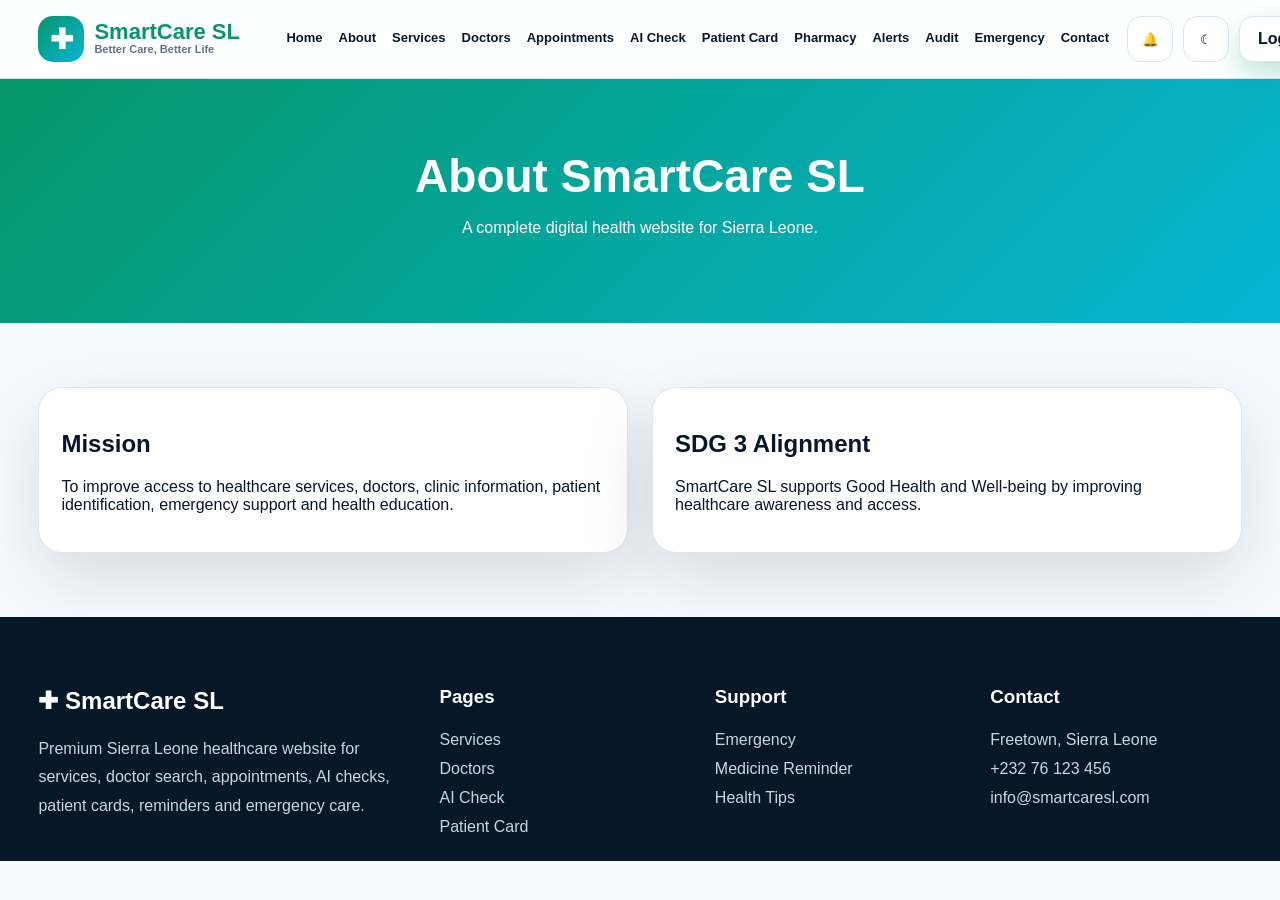
<file: about.html>
<!DOCTYPE html><html><head><meta charset="UTF-8"><meta name="viewport" content="width=device-width, initial-scale=1.0"><title>About | SmartCare SL</title><link rel="stylesheet" href="css/style.css"></head><body><nav class="nav"><div class="container"><a class="logo" href="index.html"><div class="logo-mark">✚</div><div><strong>SmartCare SL</strong><span>Better Care, Better Life</span></div></a><button class="icon-btn mobile" onclick="nav()">☰</button><div class="menu"><a href="index.html">Home</a><a href="about.html">About</a><a href="services.html">Services</a><a href="doctors.html">Doctors</a><a href="appointments.html">Appointments</a><a href="ai-check.html">AI Check</a><a href="patient-card.html">Patient Card</a><a href="pharmacy.html">Pharmacy</a><a href="alerts.html">Alerts</a><a href="audit.html">Audit</a><a href="emergency.html">Emergency</a><a href="contact.html">Contact</a></div><div class="actions"><button class="icon-btn" onclick="location.href='alerts.html'">🔔</button><button class="icon-btn" onclick="toggleDark()">☾</button><a class="btn secondary" href="login.html">Login</a><a class="btn" href="appointments.html">Register</a></div></div></nav><section class="page-hero"><h1>About SmartCare SL</h1><p>A complete digital health website for Sierra Leone.</p></section><section class="section"><div class="container form-grid"><div class="panel"><h2>Mission</h2><p>To improve access to healthcare services, doctors, clinic information, patient identification, emergency support and health education.</p></div><div class="panel"><h2>SDG 3 Alignment</h2><p>SmartCare SL supports Good Health and Well-being by improving healthcare awareness and access.</p></div></div></section><footer class="footer"><div class="container footer-grid"><div><h2>✚ SmartCare SL</h2><p>Premium Sierra Leone healthcare website for services, doctor search, appointments, AI checks, patient cards, reminders and emergency care.</p></div><div><h3>Pages</h3><a>Services</a><br><a>Doctors</a><br><a>AI Check</a><br><a>Patient Card</a></div><div><h3>Support</h3><a>Emergency</a><br><a>Medicine Reminder</a><br><a>Health Tips</a></div><div><h3>Contact</h3><p>Freetown, Sierra Leone<br>+232 76 123 456<br>info@smartcaresl.com</p></div></div></footer><div id="modal" class="modal hidden"></div><script src="js/app.js"></script></body></html>
</file>
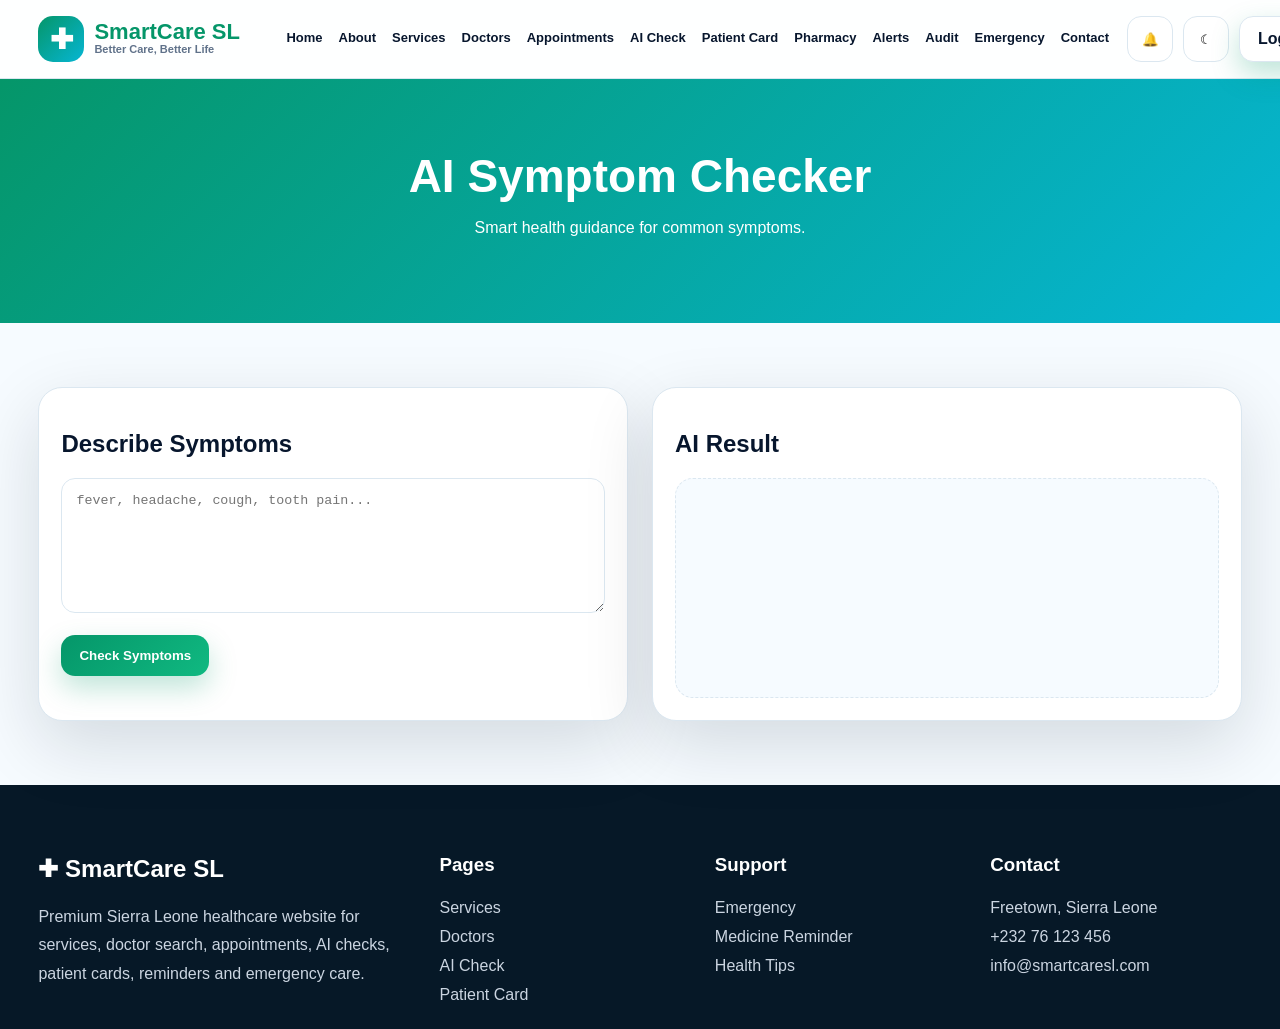
<file: ai-check.html>
<!DOCTYPE html><html><head><meta charset="UTF-8"><meta name="viewport" content="width=device-width, initial-scale=1.0"><title>AI Check | SmartCare SL</title><link rel="stylesheet" href="css/style.css"></head><body><nav class="nav"><div class="container"><a class="logo" href="index.html"><div class="logo-mark">✚</div><div><strong>SmartCare SL</strong><span>Better Care, Better Life</span></div></a><button class="icon-btn mobile" onclick="nav()">☰</button><div class="menu"><a href="index.html">Home</a><a href="about.html">About</a><a href="services.html">Services</a><a href="doctors.html">Doctors</a><a href="appointments.html">Appointments</a><a href="ai-check.html">AI Check</a><a href="patient-card.html">Patient Card</a><a href="pharmacy.html">Pharmacy</a><a href="alerts.html">Alerts</a><a href="audit.html">Audit</a><a href="emergency.html">Emergency</a><a href="contact.html">Contact</a></div><div class="actions"><button class="icon-btn" onclick="location.href='alerts.html'">🔔</button><button class="icon-btn" onclick="toggleDark()">☾</button><a class="btn secondary" href="login.html">Login</a><a class="btn" href="appointments.html">Register</a></div></div></nav><section class="page-hero"><h1>AI Symptom Checker</h1><p>Smart health guidance for common symptoms.</p></section><section class="section"><div class="container form-grid"><div class="panel"><h2>Describe Symptoms</h2><textarea id="symptomText" rows="7" placeholder="fever, headache, cough, tooth pain..."></textarea><br><br><button class="btn" onclick="checkSymptoms()">Check Symptoms</button></div><div class="panel"><h2>AI Result</h2><div id="symptomResult" class="card-preview"></div></div></div></section><footer class="footer"><div class="container footer-grid"><div><h2>✚ SmartCare SL</h2><p>Premium Sierra Leone healthcare website for services, doctor search, appointments, AI checks, patient cards, reminders and emergency care.</p></div><div><h3>Pages</h3><a>Services</a><br><a>Doctors</a><br><a>AI Check</a><br><a>Patient Card</a></div><div><h3>Support</h3><a>Emergency</a><br><a>Medicine Reminder</a><br><a>Health Tips</a></div><div><h3>Contact</h3><p>Freetown, Sierra Leone<br>+232 76 123 456<br>info@smartcaresl.com</p></div></div></footer><div id="modal" class="modal hidden"></div><script src="js/app.js"></script></body></html>
</file>
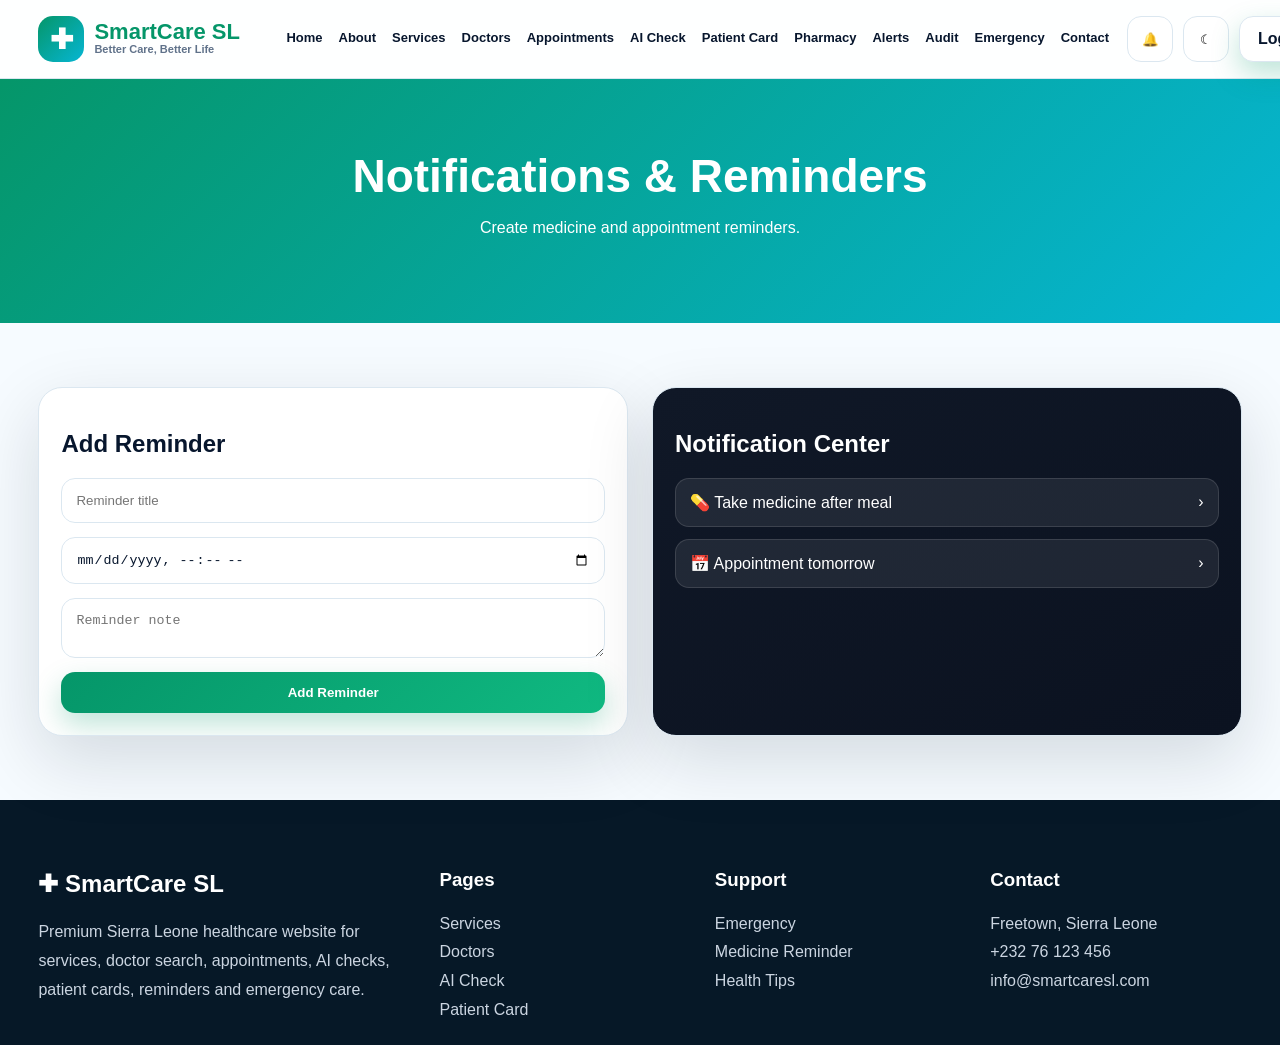
<file: alerts.html>
<!DOCTYPE html><html><head><meta charset="UTF-8"><meta name="viewport" content="width=device-width, initial-scale=1.0"><title>Alerts | SmartCare SL</title><link rel="stylesheet" href="css/style.css"></head><body><nav class="nav"><div class="container"><a class="logo" href="index.html"><div class="logo-mark">✚</div><div><strong>SmartCare SL</strong><span>Better Care, Better Life</span></div></a><button class="icon-btn mobile" onclick="nav()">☰</button><div class="menu"><a href="index.html">Home</a><a href="about.html">About</a><a href="services.html">Services</a><a href="doctors.html">Doctors</a><a href="appointments.html">Appointments</a><a href="ai-check.html">AI Check</a><a href="patient-card.html">Patient Card</a><a href="pharmacy.html">Pharmacy</a><a href="alerts.html">Alerts</a><a href="audit.html">Audit</a><a href="emergency.html">Emergency</a><a href="contact.html">Contact</a></div><div class="actions"><button class="icon-btn" onclick="location.href='alerts.html'">🔔</button><button class="icon-btn" onclick="toggleDark()">☾</button><a class="btn secondary" href="login.html">Login</a><a class="btn" href="appointments.html">Register</a></div></div></nav><section class="page-hero"><h1>Notifications & Reminders</h1><p>Create medicine and appointment reminders.</p></section><section class="section"><div class="container form-grid"><div class="panel"><h2>Add Reminder</h2><div class="form"><input id="remTitle" placeholder="Reminder title"><input id="remDate" type="datetime-local"><textarea id="remNote" placeholder="Reminder note"></textarea><button class="btn" onclick="addReminder()">Add Reminder</button></div></div><div class="panel emergency-panel"><h2>Notification Center</h2><div id="remList"></div></div></div></section><footer class="footer"><div class="container footer-grid"><div><h2>✚ SmartCare SL</h2><p>Premium Sierra Leone healthcare website for services, doctor search, appointments, AI checks, patient cards, reminders and emergency care.</p></div><div><h3>Pages</h3><a>Services</a><br><a>Doctors</a><br><a>AI Check</a><br><a>Patient Card</a></div><div><h3>Support</h3><a>Emergency</a><br><a>Medicine Reminder</a><br><a>Health Tips</a></div><div><h3>Contact</h3><p>Freetown, Sierra Leone<br>+232 76 123 456<br>info@smartcaresl.com</p></div></div></footer><div id="modal" class="modal hidden"></div><script src="js/app.js"></script></body></html>
</file>
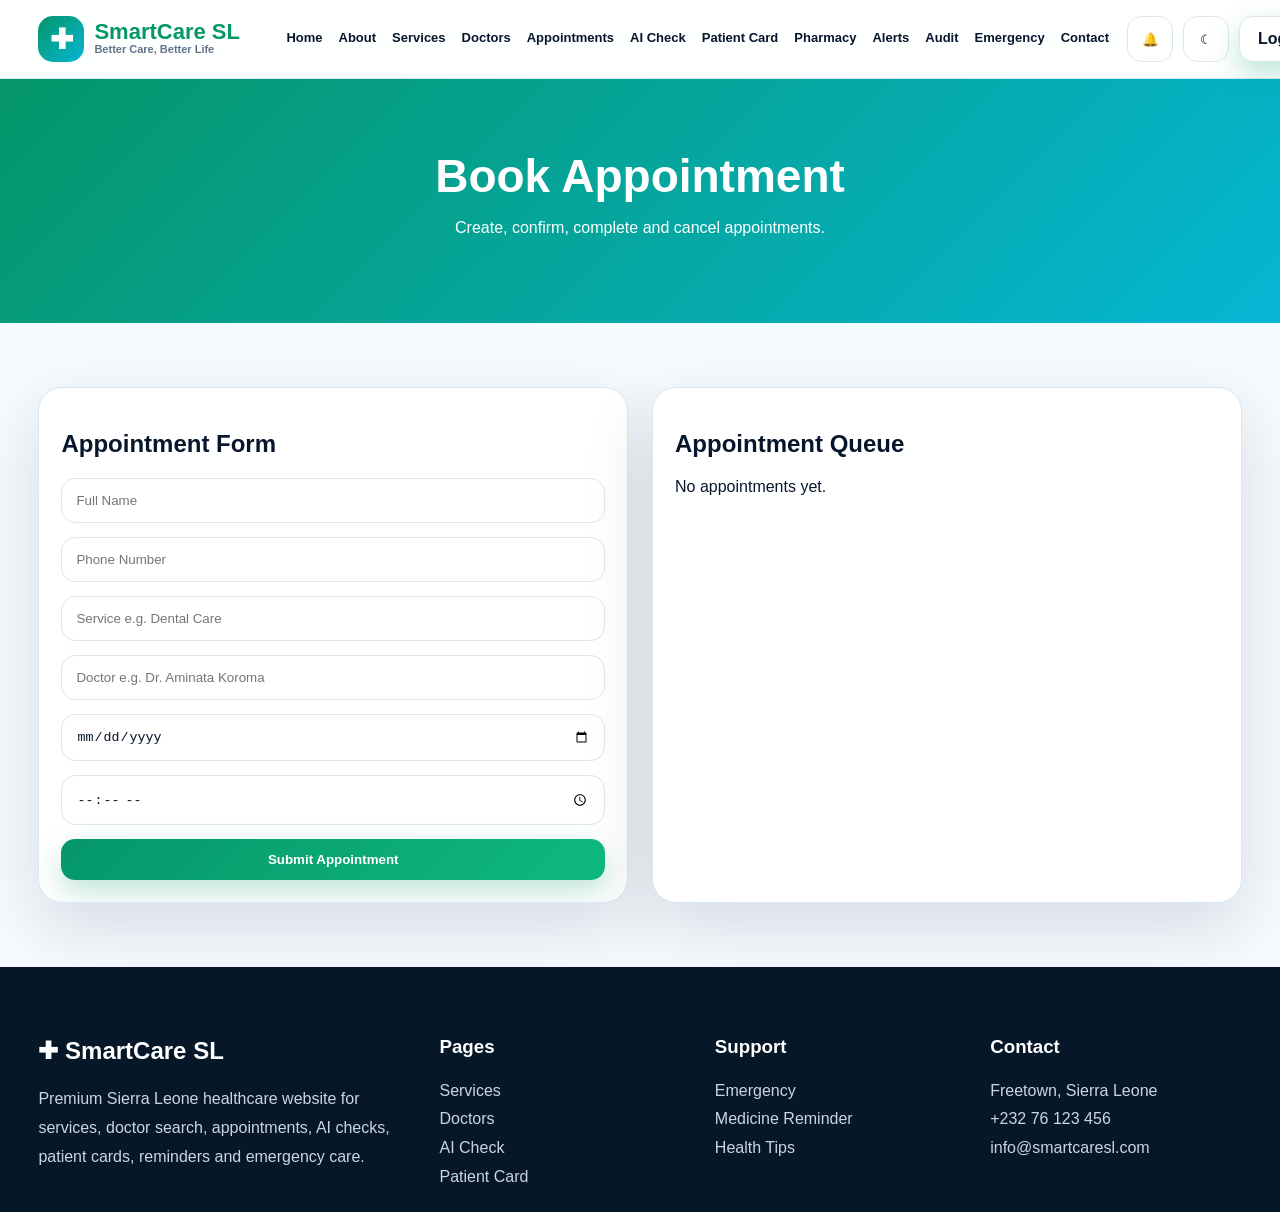
<file: appointments.html>
<!DOCTYPE html><html><head><meta charset="UTF-8"><meta name="viewport" content="width=device-width, initial-scale=1.0"><title>Appointments | SmartCare SL</title><link rel="stylesheet" href="css/style.css"></head><body><nav class="nav"><div class="container"><a class="logo" href="index.html"><div class="logo-mark">✚</div><div><strong>SmartCare SL</strong><span>Better Care, Better Life</span></div></a><button class="icon-btn mobile" onclick="nav()">☰</button><div class="menu"><a href="index.html">Home</a><a href="about.html">About</a><a href="services.html">Services</a><a href="doctors.html">Doctors</a><a href="appointments.html">Appointments</a><a href="ai-check.html">AI Check</a><a href="patient-card.html">Patient Card</a><a href="pharmacy.html">Pharmacy</a><a href="alerts.html">Alerts</a><a href="audit.html">Audit</a><a href="emergency.html">Emergency</a><a href="contact.html">Contact</a></div><div class="actions"><button class="icon-btn" onclick="location.href='alerts.html'">🔔</button><button class="icon-btn" onclick="toggleDark()">☾</button><a class="btn secondary" href="login.html">Login</a><a class="btn" href="appointments.html">Register</a></div></div></nav><section class="page-hero"><h1>Book Appointment</h1><p>Create, confirm, complete and cancel appointments.</p></section><section class="section"><div class="container form-grid"><div class="panel"><h2>Appointment Form</h2><div class="form"><input id="apptName" placeholder="Full Name"><input id="apptPhone" placeholder="Phone Number"><input id="apptService" placeholder="Service e.g. Dental Care"><input id="apptDoctor" placeholder="Doctor e.g. Dr. Aminata Koroma"><input id="apptDate" type="date"><input id="apptTime" type="time"><button class="btn" onclick="bookAppointment()">Submit Appointment</button></div></div><div class="panel"><h2>Appointment Queue</h2><div id="appointmentsList"></div></div></div></section><footer class="footer"><div class="container footer-grid"><div><h2>✚ SmartCare SL</h2><p>Premium Sierra Leone healthcare website for services, doctor search, appointments, AI checks, patient cards, reminders and emergency care.</p></div><div><h3>Pages</h3><a>Services</a><br><a>Doctors</a><br><a>AI Check</a><br><a>Patient Card</a></div><div><h3>Support</h3><a>Emergency</a><br><a>Medicine Reminder</a><br><a>Health Tips</a></div><div><h3>Contact</h3><p>Freetown, Sierra Leone<br>+232 76 123 456<br>info@smartcaresl.com</p></div></div></footer><div id="modal" class="modal hidden"></div><script src="js/app.js"></script></body></html>
</file>
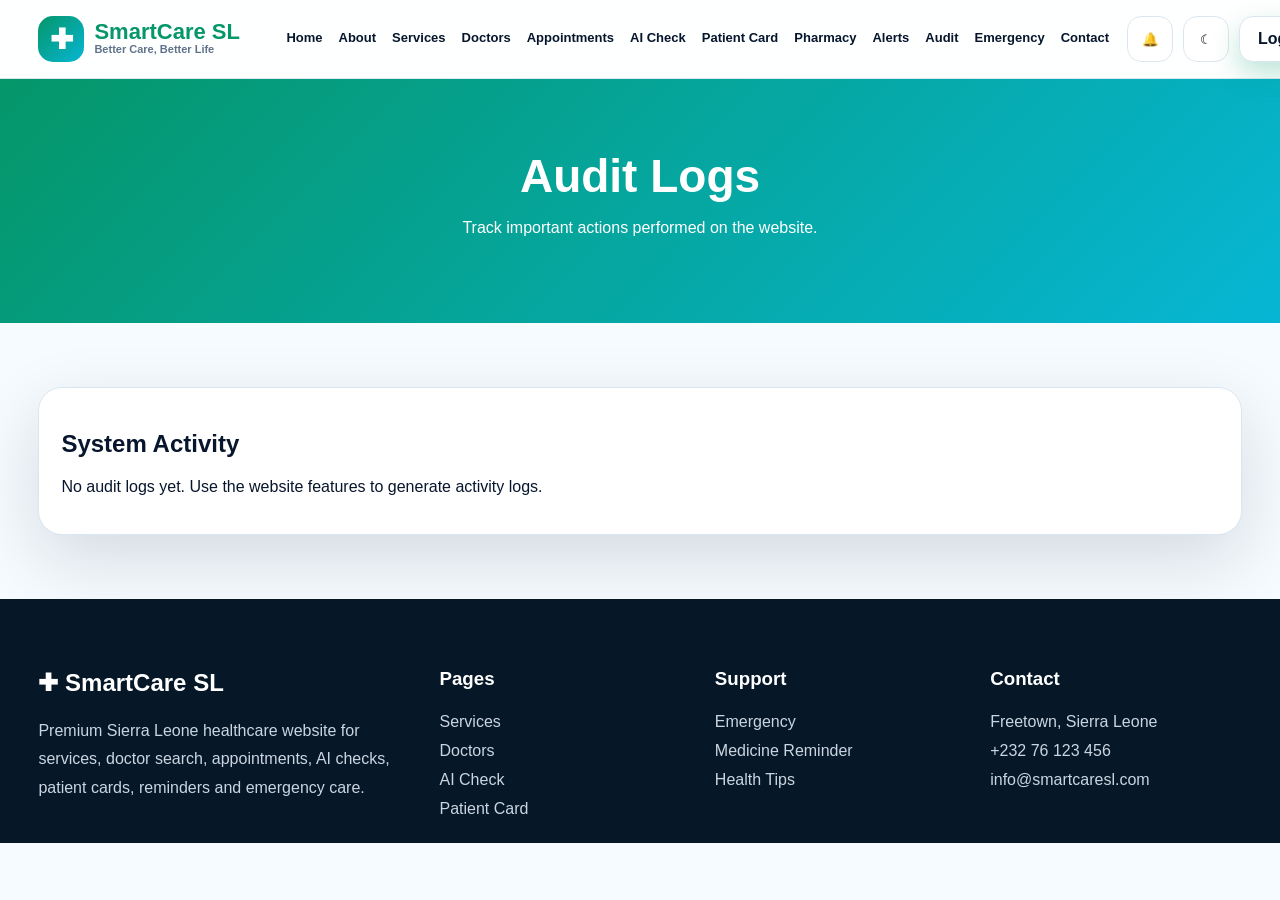
<file: audit.html>
<!DOCTYPE html><html><head><meta charset="UTF-8"><meta name="viewport" content="width=device-width, initial-scale=1.0"><title>Audit | SmartCare SL</title><link rel="stylesheet" href="css/style.css"></head><body><nav class="nav"><div class="container"><a class="logo" href="index.html"><div class="logo-mark">✚</div><div><strong>SmartCare SL</strong><span>Better Care, Better Life</span></div></a><button class="icon-btn mobile" onclick="nav()">☰</button><div class="menu"><a href="index.html">Home</a><a href="about.html">About</a><a href="services.html">Services</a><a href="doctors.html">Doctors</a><a href="appointments.html">Appointments</a><a href="ai-check.html">AI Check</a><a href="patient-card.html">Patient Card</a><a href="pharmacy.html">Pharmacy</a><a href="alerts.html">Alerts</a><a href="audit.html">Audit</a><a href="emergency.html">Emergency</a><a href="contact.html">Contact</a></div><div class="actions"><button class="icon-btn" onclick="location.href='alerts.html'">🔔</button><button class="icon-btn" onclick="toggleDark()">☾</button><a class="btn secondary" href="login.html">Login</a><a class="btn" href="appointments.html">Register</a></div></div></nav><section class="page-hero"><h1>Audit Logs</h1><p>Track important actions performed on the website.</p></section><section class="section"><div class="container"><div class="panel"><h2>System Activity</h2><div id="auditBox"></div></div></div></section><footer class="footer"><div class="container footer-grid"><div><h2>✚ SmartCare SL</h2><p>Premium Sierra Leone healthcare website for services, doctor search, appointments, AI checks, patient cards, reminders and emergency care.</p></div><div><h3>Pages</h3><a>Services</a><br><a>Doctors</a><br><a>AI Check</a><br><a>Patient Card</a></div><div><h3>Support</h3><a>Emergency</a><br><a>Medicine Reminder</a><br><a>Health Tips</a></div><div><h3>Contact</h3><p>Freetown, Sierra Leone<br>+232 76 123 456<br>info@smartcaresl.com</p></div></div></footer><div id="modal" class="modal hidden"></div><script src="js/app.js"></script></body></html>
</file>
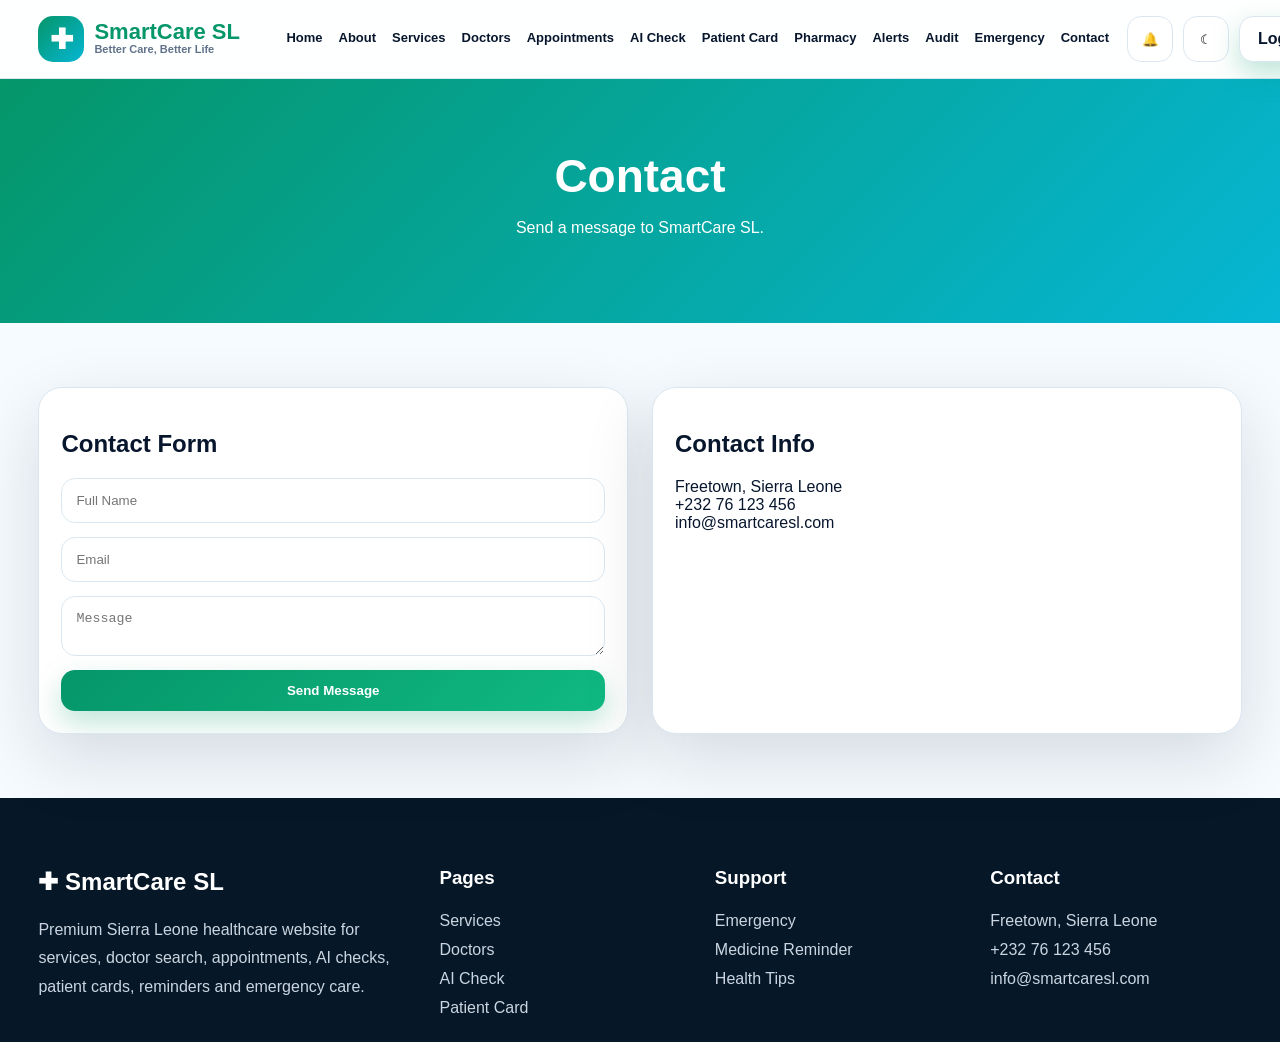
<file: contact.html>
<!DOCTYPE html><html><head><meta charset="UTF-8"><meta name="viewport" content="width=device-width, initial-scale=1.0"><title>Contact | SmartCare SL</title><link rel="stylesheet" href="css/style.css"></head><body><nav class="nav"><div class="container"><a class="logo" href="index.html"><div class="logo-mark">✚</div><div><strong>SmartCare SL</strong><span>Better Care, Better Life</span></div></a><button class="icon-btn mobile" onclick="nav()">☰</button><div class="menu"><a href="index.html">Home</a><a href="about.html">About</a><a href="services.html">Services</a><a href="doctors.html">Doctors</a><a href="appointments.html">Appointments</a><a href="ai-check.html">AI Check</a><a href="patient-card.html">Patient Card</a><a href="pharmacy.html">Pharmacy</a><a href="alerts.html">Alerts</a><a href="audit.html">Audit</a><a href="emergency.html">Emergency</a><a href="contact.html">Contact</a></div><div class="actions"><button class="icon-btn" onclick="location.href='alerts.html'">🔔</button><button class="icon-btn" onclick="toggleDark()">☾</button><a class="btn secondary" href="login.html">Login</a><a class="btn" href="appointments.html">Register</a></div></div></nav><section class="page-hero"><h1>Contact</h1><p>Send a message to SmartCare SL.</p></section><section class="section"><div class="container form-grid"><div class="panel"><h2>Contact Form</h2><div class="form"><input placeholder="Full Name"><input placeholder="Email"><textarea placeholder="Message"></textarea><button class="btn" onclick="toast('Message sent successfully')">Send Message</button></div></div><div class="panel"><h2>Contact Info</h2><p>Freetown, Sierra Leone<br>+232 76 123 456<br>info@smartcaresl.com</p></div></div></section><footer class="footer"><div class="container footer-grid"><div><h2>✚ SmartCare SL</h2><p>Premium Sierra Leone healthcare website for services, doctor search, appointments, AI checks, patient cards, reminders and emergency care.</p></div><div><h3>Pages</h3><a>Services</a><br><a>Doctors</a><br><a>AI Check</a><br><a>Patient Card</a></div><div><h3>Support</h3><a>Emergency</a><br><a>Medicine Reminder</a><br><a>Health Tips</a></div><div><h3>Contact</h3><p>Freetown, Sierra Leone<br>+232 76 123 456<br>info@smartcaresl.com</p></div></div></footer><div id="modal" class="modal hidden"></div><script src="js/app.js"></script></body></html>
</file>
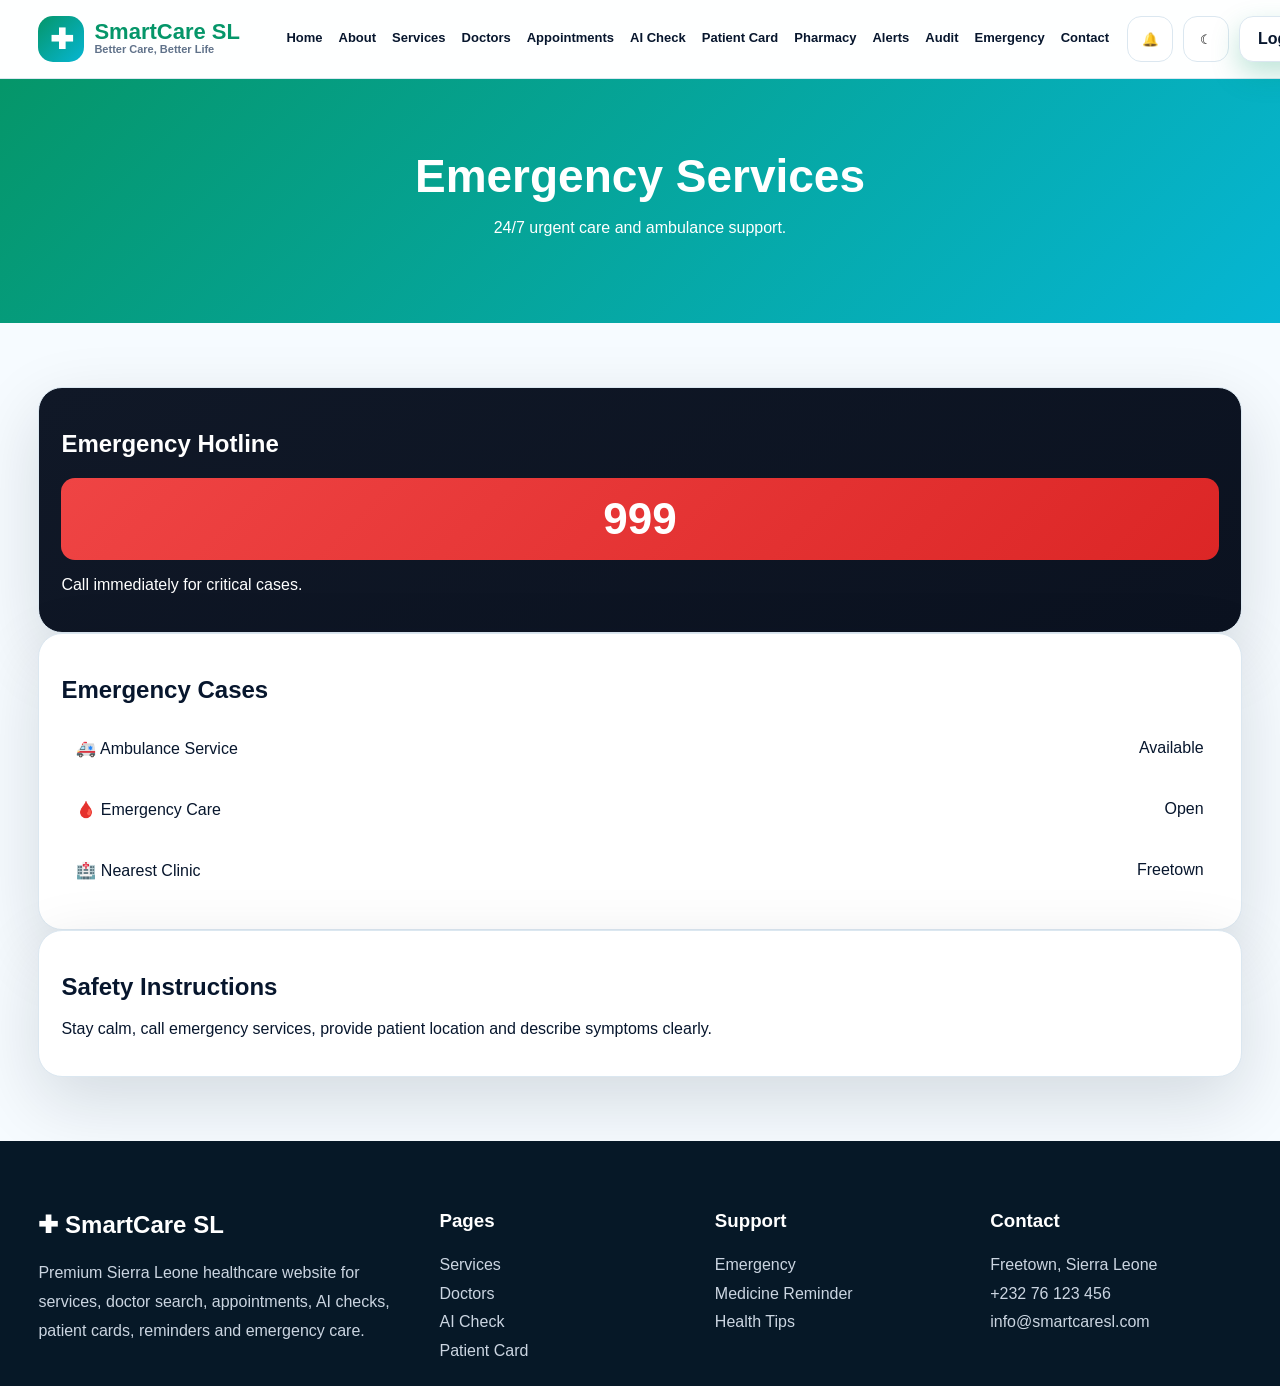
<file: emergency.html>
<!doctype html>
<html>
  <head>
    <meta charset="UTF-8" />
    <meta name="viewport" content="width=device-width, initial-scale=1.0" />
    <title>Emergency | SmartCare SL</title>
    <link rel="stylesheet" href="css/style.css" />
  </head>
  <body>
    <nav class="nav">
      <div class="container">
        <a class="logo" href="index.html"
          ><div class="logo-mark">✚</div>
          <div>
            <strong>SmartCare SL</strong><span>Better Care, Better Life</span>
          </div></a
        ><button class="icon-btn mobile" onclick="nav()">☰</button>
        <div class="menu">
          <a href="index.html">Home</a><a href="about.html">About</a
          ><a href="services.html">Services</a><a href="doctors.html">Doctors</a
          ><a href="appointments.html">Appointments</a
          ><a href="ai-check.html">AI Check</a
          ><a href="patient-card.html">Patient Card</a
          ><a href="pharmacy.html">Pharmacy</a><a href="alerts.html">Alerts</a
          ><a href="audit.html">Audit</a><a href="emergency.html">Emergency</a
          ><a href="contact.html">Contact</a>
        </div>
        <div class="actions">
          <button class="icon-btn" onclick="location.href = 'alerts.html'">
            🔔</button
          ><button class="icon-btn" onclick="toggleDark()">☾</button
          ><a class="btn secondary" href="login.html">Login</a
          ><a class="btn" href="appointments.html">Register</a>
        </div>
      </div>
    </nav>
    <section class="page-hero">
      <h1>Emergency Services</h1>
      <p>24/7 urgent care and ambulance support.</p>
    </section>
    <section class="section">
      <div class="container dashboard-grid">
        <div class="panel emergency-panel">
          <h2>Emergency Hotline</h2>
          <div class="red-alert" style="font-size: 44px">999</div>
          <p>Call immediately for critical cases.</p>
        </div>
        <div class="panel">
          <h2>Emergency Cases</h2>
          <div class="em-item">🚑 Ambulance Service <span>Available</span></div>
          <div class="em-item">🩸 Emergency Care <span>Open</span></div>
          <div class="em-item">🏥 Nearest Clinic <span>Freetown</span></div>
        </div>
        <div class="panel">
          <h2>Safety Instructions</h2>
          <p>
            Stay calm, call emergency services, provide patient location and
            describe symptoms clearly.
          </p>
        </div>
      </div>
    </section>
    <footer class="footer">
      <div class="container footer-grid">
        <div>
          <h2>✚ SmartCare SL</h2>
          <p>
            Premium Sierra Leone healthcare website for services, doctor search,
            appointments, AI checks, patient cards, reminders and emergency
            care.
          </p>
        </div>
        <div>
          <h3>Pages</h3>
          <a>Services</a><br /><a>Doctors</a><br /><a>AI Check</a><br /><a
            >Patient Card</a
          >
        </div>
        <div>
          <h3>Support</h3>
          <a>Emergency</a><br /><a>Medicine Reminder</a><br /><a>Health Tips</a>
        </div>
        <div>
          <h3>Contact</h3>
          <p>
            Freetown, Sierra Leone<br />+232 76 123 456<br />info@smartcaresl.com
          </p>
        </div>
      </div>
    </footer>
    <div id="modal" class="modal hidden"></div>
    <script src="js/app.js"></script>
  </body>
</html>
</file>
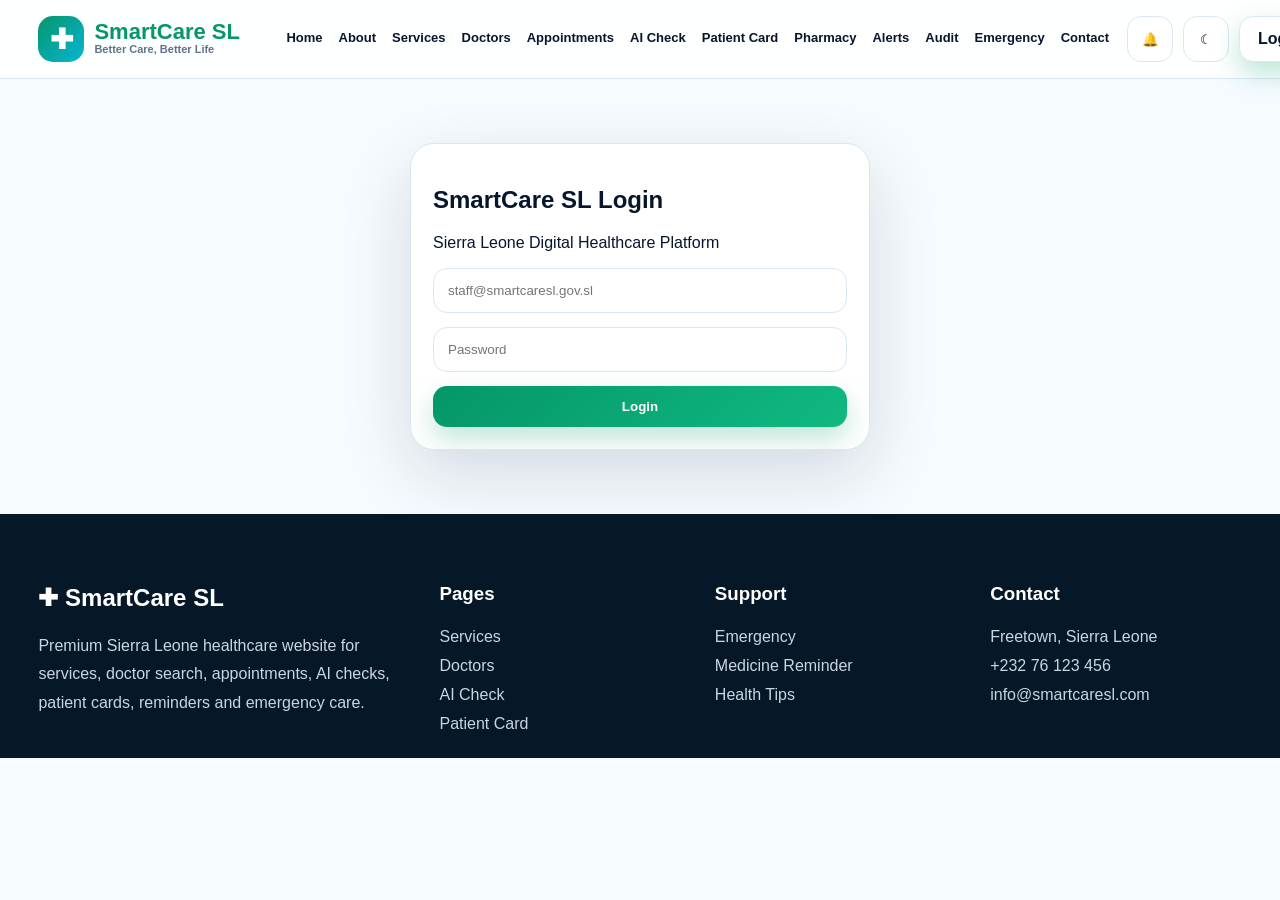
<file: login.html>
<!doctype html>
<html>
  <head>
    <meta charset="UTF-8" />
    <meta name="viewport" content="width=device-width, initial-scale=1.0" />
    <title>Login | SmartCare SL</title>
    <link rel="stylesheet" href="css/style.css" />
  </head>
  <body>
    <nav class="nav">
      <div class="container">
        <a class="logo" href="index.html"
          ><div class="logo-mark">✚</div>
          <div>
            <strong>SmartCare SL</strong><span>Better Care, Better Life</span>
          </div></a
        ><button class="icon-btn mobile" onclick="nav()">☰</button>
        <div class="menu">
          <a href="index.html">Home</a><a href="about.html">About</a
          ><a href="services.html">Services</a><a href="doctors.html">Doctors</a
          ><a href="appointments.html">Appointments</a
          ><a href="ai-check.html">AI Check</a
          ><a href="patient-card.html">Patient Card</a
          ><a href="pharmacy.html">Pharmacy</a><a href="alerts.html">Alerts</a
          ><a href="audit.html">Audit</a><a href="emergency.html">Emergency</a
          ><a href="contact.html">Contact</a>
        </div>
        <div class="actions">
          <button class="icon-btn" onclick="location.href = 'alerts.html'">
            🔔</button
          ><button class="icon-btn" onclick="toggleDark()">☾</button
          ><a class="btn secondary" href="login.html">Login</a
          ><a class="btn" href="appointments.html">Register</a>
        </div>
      </div>
    </nav>
    <section class="section">
      <div class="container">
        <div class="panel" style="max-width: 460px; margin: auto">
          <h1>SmartCare SL Login</h1>
          <p>Sierra Leone Digital Healthcare Platform</p>
          <div class="form">
            <input placeholder="staff@smartcaresl.gov.sl" /><input
              type="password"
              placeholder="Password"
            /><button class="btn" onclick="toast('Login demo successful')">
              Login
            </button>
          </div>
        </div>
      </div>
    </section>
    <footer class="footer">
      <div class="container footer-grid">
        <div>
          <h2>✚ SmartCare SL</h2>
          <p>
            Premium Sierra Leone healthcare website for services, doctor search,
            appointments, AI checks, patient cards, reminders and emergency
            care.
          </p>
        </div>
        <div>
          <h3>Pages</h3>
          <a>Services</a><br /><a>Doctors</a><br /><a>AI Check</a><br /><a
            >Patient Card</a
          >
        </div>
        <div>
          <h3>Support</h3>
          <a>Emergency</a><br /><a>Medicine Reminder</a><br /><a>Health Tips</a>
        </div>
        <div>
          <h3>Contact</h3>
          <p>
            Freetown, Sierra Leone<br />+232 76 123 456<br />info@smartcaresl.com
          </p>
        </div>
      </div>
    </footer>
    <div id="modal" class="modal hidden"></div>
    <script src="js/app.js"></script>
  </body>
</html>
</file>
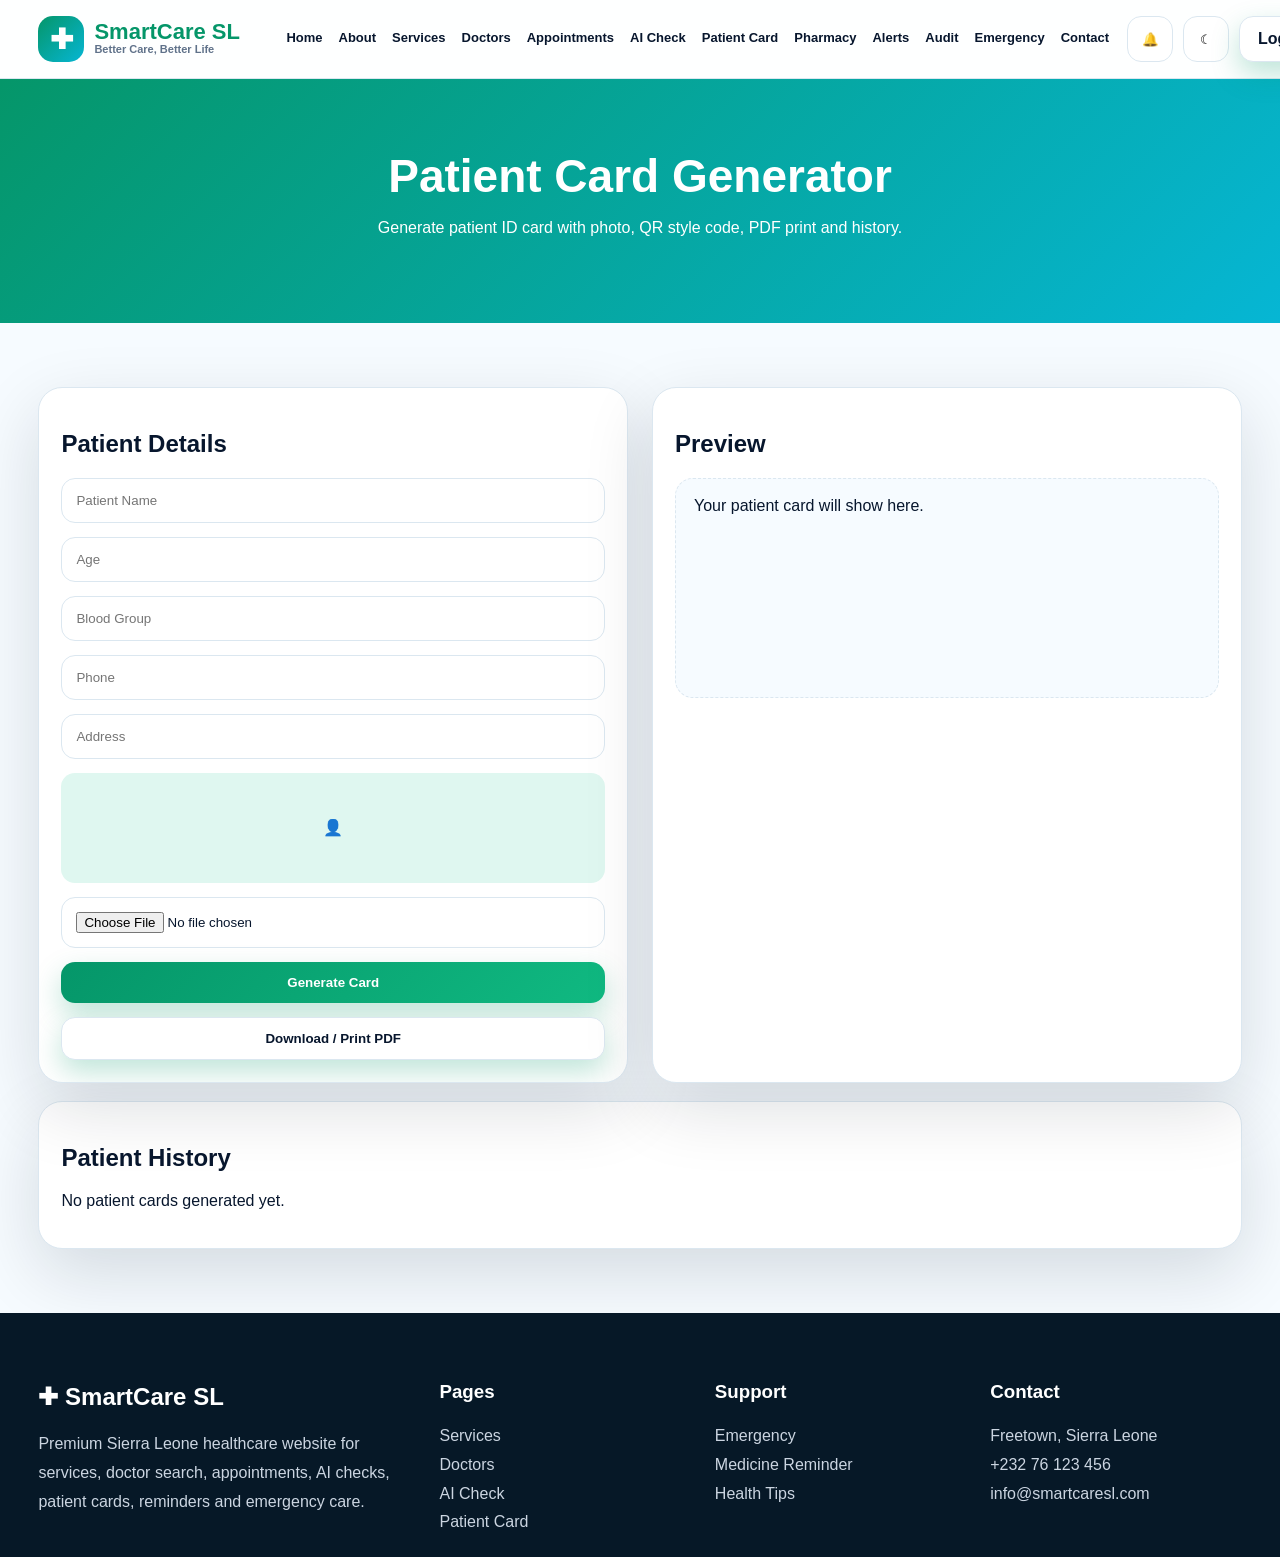
<file: patient-card.html>
<!doctype html>
<html>
  <head>
    <meta charset="UTF-8" />
    <meta name="viewport" content="width=device-width, initial-scale=1.0" />
    <title>Patient Card | SmartCare SL</title>
    <link rel="stylesheet" href="css/style.css" />
  </head>
  <body>
    <nav class="nav">
      <div class="container">
        <a class="logo" href="index.html"
          ><div class="logo-mark">✚</div>
          <div>
            <strong>SmartCare SL</strong><span>Better Care, Better Life</span>
          </div></a
        ><button class="icon-btn mobile" onclick="nav()">☰</button>
        <div class="menu">
          <a href="index.html">Home</a><a href="about.html">About</a
          ><a href="services.html">Services</a><a href="doctors.html">Doctors</a
          ><a href="appointments.html">Appointments</a
          ><a href="ai-check.html">AI Check</a
          ><a href="patient-card.html">Patient Card</a
          ><a href="pharmacy.html">Pharmacy</a><a href="alerts.html">Alerts</a
          ><a href="audit.html">Audit</a><a href="emergency.html">Emergency</a
          ><a href="contact.html">Contact</a>
        </div>
        <div class="actions">
          <button class="icon-btn" onclick="location.href = 'alerts.html'">
            🔔</button
          ><button class="icon-btn" onclick="toggleDark()">☾</button
          ><a class="btn secondary" href="login.html">Login</a
          ><a class="btn" href="appointments.html">Register</a>
        </div>
      </div>
    </nav>
    <section class="page-hero">
      <h1>Patient Card Generator</h1>
      <p>
        Generate patient ID card with photo, QR style code, PDF print and
        history.
      </p>
    </section>
    <section class="section">
      <div class="container form-grid">
        <div class="panel">
          <h2>Patient Details</h2>
          <div class="form">
            <input id="pName" placeholder="Patient Name" /><input
              id="pAge"
              placeholder="Age"
            /><input id="pBlood" placeholder="Blood Group" /><input
              id="pPhone"
              placeholder="Phone"
            /><input id="pAddress" placeholder="Address" />
            <div class="photo-box" id="photoPreview">👤</div>
            <input
              type="file"
              accept="image/*"
              onchange="loadPhoto(event)"
            /><button class="btn" onclick="makePatientCard()">
              Generate Card</button
            ><button class="btn secondary" onclick="printCard()">
              Download / Print PDF
            </button>
          </div>
        </div>
        <div class="panel">
          <h2>Preview</h2>
          <div class="card-preview" id="cardResult">
            Your patient card will show here.
          </div>
        </div>
      </div>
      <br />
      <div class="container">
        <div class="panel">
          <h2>Patient History</h2>
          <div id="patientHistory"></div>
        </div>
      </div>
    </section>
    <footer class="footer">
      <div class="container footer-grid">
        <div>
          <h2>✚ SmartCare SL</h2>
          <p>
            Premium Sierra Leone healthcare website for services, doctor search,
            appointments, AI checks, patient cards, reminders and emergency
            care.
          </p>
        </div>
        <div>
          <h3>Pages</h3>
          <a>Services</a><br /><a>Doctors</a><br /><a>AI Check</a><br /><a
            >Patient Card</a
          >
        </div>
        <div>
          <h3>Support</h3>
          <a>Emergency</a><br /><a>Medicine Reminder</a><br /><a>Health Tips</a>
        </div>
        <div>
          <h3>Contact</h3>
          <p>
            Freetown, Sierra Leone<br />+232 76 123 456<br />info@smartcaresl.com
          </p>
        </div>
      </div>
    </footer>
    <div id="modal" class="modal hidden"></div>
    <script src="js/app.js"></script>
  </body>
</html>
</file>
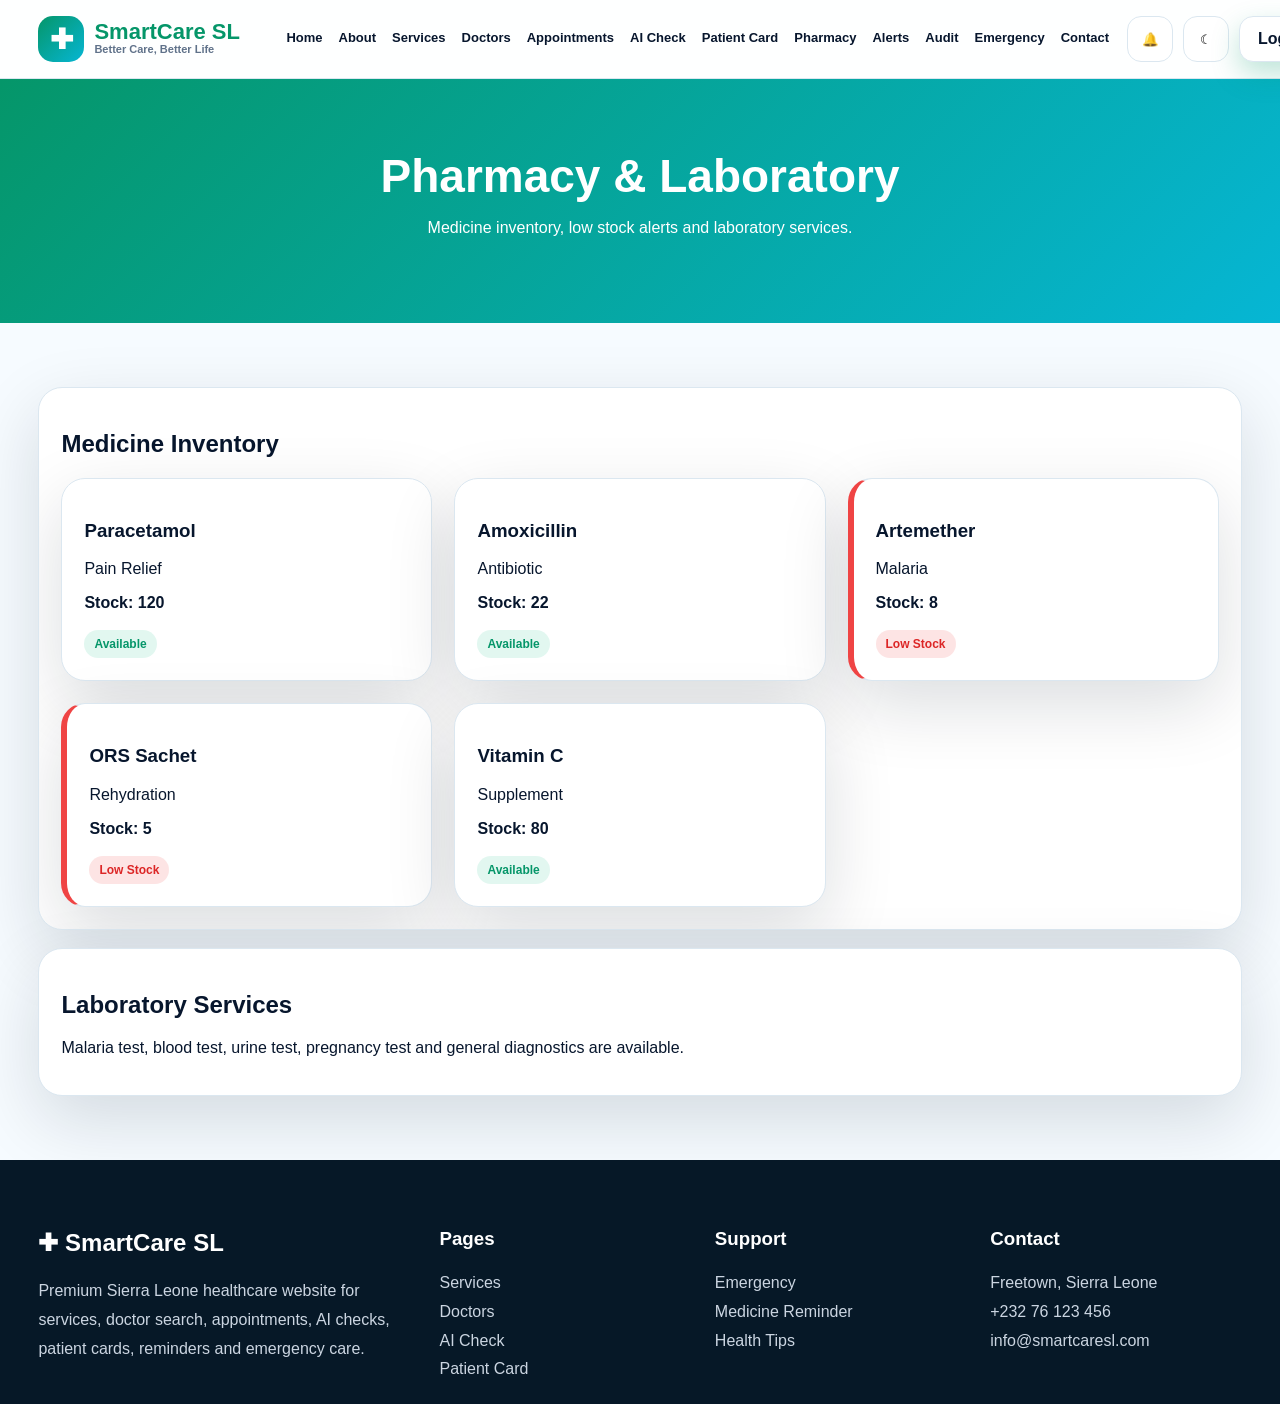
<file: pharmacy.html>
<!doctype html>
<html>
  <head>
    <meta charset="UTF-8" />
    <meta name="viewport" content="width=device-width, initial-scale=1.0" />
    <title>Pharmacy | SmartCare SL</title>
    <link rel="stylesheet" href="css/style.css" />
  </head>
  <body>
    <nav class="nav">
      <div class="container">
        <a class="logo" href="index.html"
          ><div class="logo-mark">✚</div>
          <div>
            <strong>SmartCare SL</strong><span>Better Care, Better Life</span>
          </div></a
        ><button class="icon-btn mobile" onclick="nav()">☰</button>
        <div class="menu">
          <a href="index.html">Home</a><a href="about.html">About</a
          ><a href="services.html">Services</a><a href="doctors.html">Doctors</a
          ><a href="appointments.html">Appointments</a
          ><a href="ai-check.html">AI Check</a
          ><a href="patient-card.html">Patient Card</a
          ><a href="pharmacy.html">Pharmacy</a><a href="alerts.html">Alerts</a
          ><a href="audit.html">Audit</a><a href="emergency.html">Emergency</a
          ><a href="contact.html">Contact</a>
        </div>
        <div class="actions">
          <button class="icon-btn" onclick="location.href = 'alerts.html'">
            🔔</button
          ><button class="icon-btn" onclick="toggleDark()">☾</button
          ><a class="btn secondary" href="login.html">Login</a
          ><a class="btn" href="appointments.html">Register</a>
        </div>
      </div>
    </nav>
    <section class="page-hero">
      <h1>Pharmacy & Laboratory</h1>
      <p>Medicine inventory, low stock alerts and laboratory services.</p>
    </section>
    <section class="section">
      <div class="container">
        <div class="panel">
          <h2>Medicine Inventory</h2>
          <div class="grid card-grid" id="medicineBox"></div>
        </div>
        <br />
        <div class="panel">
          <h2>Laboratory Services</h2>
          <p>
            Malaria test, blood test, urine test, pregnancy test and general
            diagnostics are available.
          </p>
        </div>
      </div>
    </section>
    <footer class="footer">
      <div class="container footer-grid">
        <div>
          <h2>✚ SmartCare SL</h2>
          <p>
            Premium Sierra Leone healthcare website for services, doctor search,
            appointments, AI checks, patient cards, reminders and emergency
            care.
          </p>
        </div>
        <div>
          <h3>Pages</h3>
          <a>Services</a><br /><a>Doctors</a><br /><a>AI Check</a><br /><a
            >Patient Card</a
          >
        </div>
        <div>
          <h3>Support</h3>
          <a>Emergency</a><br /><a>Medicine Reminder</a><br /><a>Health Tips</a>
        </div>
        <div>
          <h3>Contact</h3>
          <p>
            Freetown, Sierra Leone<br />+232 76 123 456<br />info@smartcaresl.com
          </p>
        </div>
      </div>
    </footer>
    <div id="modal" class="modal hidden"></div>
    <script src="js/app.js"></script>
  </body>
</html>
</file>
<file: css/style.css>
:root {
  --bg: #f6fbff;
  --card: #fff;
  --text: #07162d;
  --muted: #60728a;
  --line: #dbe7f0;
  --green: #059669;
  --green2: #10b981;
  --cyan: #06b6d4;
  --red: #ef4444;
  --orange: #f59e0b;
  --dark: #061827;
  --shadow: 0 24px 70px rgba(2, 20, 35, 0.14);
}
.dark {
  --bg: #06111f;
  --card: #0b1f33;
  --text: #eaf7ff;
  --muted: #9fb3c8;
  --line: rgba(255, 255, 255, 0.12);
  --shadow: 0 24px 70px rgba(0, 0, 0, 0.35);
}
* {
  box-sizing: border-box;
}
body {
  margin: 0;
  font-family:
    Segoe UI,
    Tahoma,
    Arial,
    sans-serif;
  background: var(--bg);
  color: var(--text);
}
a {
  text-decoration: none;
  color: inherit;
}
.container {
  width: min(1240px, 94%);
  margin: auto;
}
.nav {
  position: sticky;
  top: 0;
  z-index: 50;
  background: rgba(255, 255, 255, 0.86);
  backdrop-filter: blur(18px);
  border-bottom: 1px solid var(--line);
}
.dark .nav {
  background: rgba(8, 25, 43, 0.86);
}
.nav .container {
  height: 78px;
  display: flex;
  align-items: center;
  justify-content: space-between;
  gap: 18px;
}
.logo{
  display:flex;
  align-items:center;
  gap:10px;
  font-weight:900;
  min-width:230px;
}

.logo-mark{
  width:46px;
  height:46px;
  min-width:46px;
  border-radius:15px;
  background:linear-gradient(135deg,var(--green),var(--cyan));
  color:white;
  display:grid;
  place-items:center;
  font-size:28px;
}

.logo strong{
  display:block;
  font-size:22px;
  color:var(--green);
  line-height:1;
  white-space:nowrap;
}

.logo span{
  display:block;
  font-size:11px;
  color:var(--muted);
  white-space:nowrap;
  line-height:1.2;
}
.menu {
  display: flex;
  gap: 16px;
  font-size: 13px;
  font-weight: 800;
}
.menu a {
  padding: 28px 0;
  border-bottom: 3px solid transparent;
  white-space: nowrap;
}
.menu a:hover {
  color: var(--green);
  border-bottom-color: var(--green);
}
.actions {
  display: flex;
  gap: 10px;
}
.btn {
  border: 0;
  border-radius: 14px;
  padding: 13px 18px;
  font-weight: 900;
  cursor: pointer;
  background: linear-gradient(135deg, var(--green), var(--green2));
  color: white;
  box-shadow: 0 12px 28px rgba(5, 150, 105, 0.25);
}
.btn.secondary {
  background: var(--card);
  color: var(--text);
  border: 1px solid var(--line);
}
.btn.red {
  background: linear-gradient(135deg, #ef4444, #dc2626);
}
.icon-btn {
  width: 46px;
  height: 46px;
  border-radius: 14px;
  border: 1px solid var(--line);
  background: var(--card);
  display: grid;
  place-items: center;
  cursor: pointer;
}
.mobile {
  display: none;
}
.hero {
  min-height: 720px;
  background:
    linear-gradient(
      135deg,
      rgba(255, 255, 255, 0.9),
      rgba(221, 253, 245, 0.55)
    ),
    url("https://images.unsplash.com/photo-1505751172876-fa1923c5c528?auto=format&fit=crop&w=1800&q=80")
      center/cover;
}
.dark .hero {
  background:
    linear-gradient(135deg, rgba(6, 17, 31, 0.92), rgba(6, 40, 50, 0.75)),
    url("https://images.unsplash.com/photo-1505751172876-fa1923c5c528?auto=format&fit=crop&w=1800&q=80")
      center/cover;
}
.hero .container {
  display: grid;
  grid-template-columns: 1.05fr 0.95fr;
  gap: 40px;
  align-items: center;
  padding: 70px 0 35px;
}
.badge {
  display: inline-flex;
  background: rgba(5, 150, 105, 0.12);
  color: var(--green);
  padding: 10px 16px;
  border-radius: 999px;
  font-weight: 900;
}
.hero h1 {
  font-size: 64px;
  line-height: 1.05;
  margin: 22px 0;
}
.hero h1 span {
  color: var(--green);
}
.hero p {
  font-size: 18px;
  line-height: 1.75;
  color: var(--muted);
}
.hero-buttons {
  display: flex;
  gap: 14px;
  margin: 28px 0;
  flex-wrap: wrap;
}
.hero-visual {
  position: relative;
  min-height: 540px;
}
.doctor-card-hero {
  position: absolute;
  inset: 20px 80px 0 0;
  border-radius: 42px;
  background:
    linear-gradient(
      180deg,
      rgba(255, 255, 255, 0.15),
      rgba(255, 255, 255, 0.8)
    ),
    url("https://images.unsplash.com/photo-1559839734-2b71ea197ec2?auto=format&fit=crop&w=900&q=80")
      center/cover;
  box-shadow: var(--shadow);
}
.appointment-widget {
  position: absolute;
  right: 0;
  top: 70px;
  width: 300px;
  background: linear-gradient(
    160deg,
    rgba(6, 24, 39, 0.96),
    rgba(5, 110, 103, 0.94)
  );
  color: white;
  border-radius: 28px;
  padding: 22px;
  box-shadow: var(--shadow);
}
.appointment-widget input,
.appointment-widget select {
  background: rgba(255, 255, 255, 0.12);
  border: 1px solid rgba(255, 255, 255, 0.25);
  color: white;
  margin-bottom: 12px;
}
.appointment-widget option {
  color: #111;
}
.emergency-chip {
  position: absolute;
  left: 210px;
  top: 190px;
  background: var(--card);
  border-radius: 18px;
  padding: 15px;
  box-shadow: var(--shadow);
  font-weight: 900;
}
.stats {
  margin-top: -35px;
  position: relative;
  z-index: 3;
}
.stats-grid {
  display: grid;
  grid-template-columns: repeat(4, 1fr);
  gap: 14px;
  background: rgba(255, 255, 255, 0.75);
  backdrop-filter: blur(18px);
  border: 1px solid var(--line);
  border-radius: 24px;
  padding: 18px;
  box-shadow: var(--shadow);
}
.stat {
  display: flex;
  gap: 15px;
  align-items: center;
  padding: 10px;
}
.stat-icon {
  width: 62px;
  height: 62px;
  border-radius: 50%;
  display: grid;
  place-items: center;
  color: white;
  font-size: 25px;
  background: linear-gradient(135deg, var(--green), var(--cyan));
}
.stat h2 {
  margin: 0;
  font-size: 30px;
}
.stat p {
  margin: 2px 0;
  color: var(--muted);
  font-size: 13px;
}
.section {
  padding: 64px 0;
}
.page-hero {
  padding: 70px 0;
  background: linear-gradient(135deg, var(--green), var(--cyan));
  color: white;
  text-align: center;
}
.page-hero h1 {
  font-size: 46px;
  margin: 0;
}
.grid {
  display: grid;
  gap: 22px;
}
.dashboard-grid {
  grid-template-columns: 1fr 1.45fr 0.95fr;
}
.card-grid {
  grid-template-columns: repeat(3, 1fr);
}
.doctor-row {
  display: grid;
  grid-template-columns: repeat(4, 1fr);
  gap: 14px;
}
.panel,
.card,
.med-card {
  background: var(--card);
  border: 1px solid var(--line);
  border-radius: 24px;
  box-shadow: var(--shadow);
  padding: 22px;
  overflow: hidden;
}
.card {
  padding: 0;
  transition: 0.25s;
}
.card:hover {
  transform: translateY(-8px);
}
.card img,
.doc-mini img {
  height: 220px;
  width: 100%;
  object-fit: cover;
}
.doc-mini {
  border: 1px solid var(--line);
  border-radius: 18px;
  overflow: hidden;
  background: var(--bg);
}
.doc-mini div,
.card-body {
  padding: 16px;
}
.ai-panel {
  background: linear-gradient(
    135deg,
    rgba(6, 24, 39, 0.96),
    rgba(4, 70, 68, 0.93)
  );
  color: white;
}
.emergency-panel {
  background: linear-gradient(150deg, #101827, #0b1220);
  color: white;
}
.em-item {
  background: rgba(255, 255, 255, 0.08);
  border: 1px solid rgba(255, 255, 255, 0.12);
  border-radius: 14px;
  padding: 14px;
  margin: 12px 0;
  display: flex;
  justify-content: space-between;
}
.red-alert {
  background: linear-gradient(135deg, #ef4444, #dc2626);
  padding: 16px;
  border-radius: 14px;
  text-align: center;
  font-weight: 900;
}
.search-tools {
  display: grid;
  grid-template-columns: 1.3fr 1fr 1fr;
  gap: 14px;
  margin-bottom: 22px;
}
.form-grid {
  display: grid;
  grid-template-columns: 1fr 1fr;
  gap: 24px;
}
.form {
  display: grid;
  gap: 14px;
}
input,
select,
textarea {
  width: 100%;
  border: 1px solid var(--line);
  border-radius: 14px;
  padding: 14px;
  background: var(--card);
  color: var(--text);
  outline: 0;
}
.card-preview {
  min-height: 220px;
  background: var(--bg);
  border: 1px dashed var(--line);
  border-radius: 18px;
  padding: 18px;
}
.patient-card {
  background: var(--card);
  border: 2px solid var(--green);
  border-radius: 18px;
  padding: 18px;
}
.patient-head {
  display: flex;
  justify-content: space-between;
  font-weight: 900;
  color: var(--green);
}
.patient-body {
  display: grid;
  grid-template-columns: 110px 1fr 88px;
  gap: 15px;
  align-items: center;
}
.photo-box {
  height: 110px;
  border-radius: 14px;
  background: #dff7f0;
  display: grid;
  place-items: center;
  overflow: hidden;
}
.photo-box img {
  width: 100%;
  height: 100%;
  object-fit: cover;
}
.qr {
  width: 88px;
  height: 88px;
  background: repeating-linear-gradient(45deg, #111 0 5px, #fff 5px 10px);
}
.status-pill {
  display: inline-flex;
  border-radius: 999px;
  padding: 7px 10px;
  font-size: 12px;
  font-weight: 900;
  background: rgba(16, 185, 129, 0.12);
  color: var(--green);
}
.status-pill.warn {
  background: rgba(245, 158, 11, 0.15);
  color: #b45309;
}
.status-pill.red {
  background: rgba(239, 68, 68, 0.14);
  color: #dc2626;
}
.actions-row {
  display: flex;
  flex-wrap: wrap;
  gap: 10px;
  margin-top: 14px;
}
.modal {
  position: fixed;
  inset: 0;
  background: rgba(2, 6, 23, 0.58);
  display: grid;
  place-items: center;
  z-index: 200;
  padding: 18px;
}
.modal.hidden {
  display: none;
}
.modal-card {
  width: min(760px, 96%);
  max-height: 88vh;
  overflow: auto;
  background: var(--card);
  border: 1px solid var(--line);
  border-radius: 24px;
  box-shadow: var(--shadow);
  padding: 24px;
}
.modal-head {
  display: flex;
  justify-content: space-between;
}
.close-btn {
  border: 0;
  background: var(--red);
  color: white;
  border-radius: 12px;
  padding: 10px 14px;
  cursor: pointer;
  font-weight: 900;
}
.detail-grid {
  display: grid;
  grid-template-columns: repeat(2, minmax(180px, 1fr));
  gap: 12px;
}
.detail-item {
  background: var(--bg);
  border: 1px solid var(--line);
  border-radius: 16px;
  padding: 13px;
}
.table-wrap {
  overflow: auto;
}
.data-table {
  width: 100%;
  border-collapse: collapse;
  min-width: 780px;
}
.data-table th,
.data-table td {
  padding: 14px;
  border-bottom: 1px solid var(--line);
  text-align: left;
}
.data-table th {
  background: rgba(16, 185, 129, 0.08);
  color: var(--green);
}
.low-stock {
  border-left: 6px solid var(--red);
}
.audit-line {
  display: flex;
  gap: 12px;
  align-items: flex-start;
  background: var(--card);
  border: 1px solid var(--line);
  border-radius: 16px;
  padding: 14px;
  margin-bottom: 10px;
}
.audit-dot {
  width: 14px;
  height: 14px;
  background: var(--green);
  border-radius: 50%;
  margin-top: 5px;
}
.toast {
  position: fixed;
  right: 22px;
  bottom: 22px;
  background: linear-gradient(135deg, var(--green), var(--cyan));
  color: white;
  padding: 14px 18px;
  border-radius: 16px;
  box-shadow: var(--shadow);
  z-index: 999;
  font-weight: 900;
}
.hidden {
  display: none !important;
}
.stars {
  color: #f59e0b;
}
.footer {
  background: var(--dark);
  color: white;
  padding: 50px 0 20px;
}
.footer-grid {
  display: grid;
  grid-template-columns: 1.5fr repeat(3, 1fr);
  gap: 24px;
}
.footer p,
.footer a {
  color: #cbd5e1;
  line-height: 1.8;
}
@media (max-width: 1000px) {
  .mobile {
    display: grid;
  }
  .menu {
    display: none;
    position: absolute;
    top: 78px;
    left: 0;
    right: 0;
    background: var(--card);
    flex-direction: column;
    padding: 15px;
  }
  .menu.open {
    display: flex;
  }
  .actions .btn {
    display: none;
  }
  .hero .container,
  .dashboard-grid,
  .form-grid {
    grid-template-columns: 1fr;
  }
  .hero h1 {
    font-size: 44px;
  }
  .appointment-widget,
  .emergency-chip,
  .doctor-card-hero {
    position: relative;
    inset: auto;
    margin: 16px 0;
  }
  .hero-visual {
    min-height: auto;
  }
  .stats-grid,
  .card-grid,
  .doctor-row,
  .footer-grid {
    grid-template-columns: 1fr 1fr;
  }
}
@media (max-width: 640px) {
  .stats-grid,
  .card-grid,
  .doctor-row,
  .footer-grid,
  .search-tools {
    grid-template-columns: 1fr;
  }
  .hero h1 {
    font-size: 36px;
  }
  .patient-body,
  .detail-grid {
    grid-template-columns: 1fr;
  }
}
</file>
